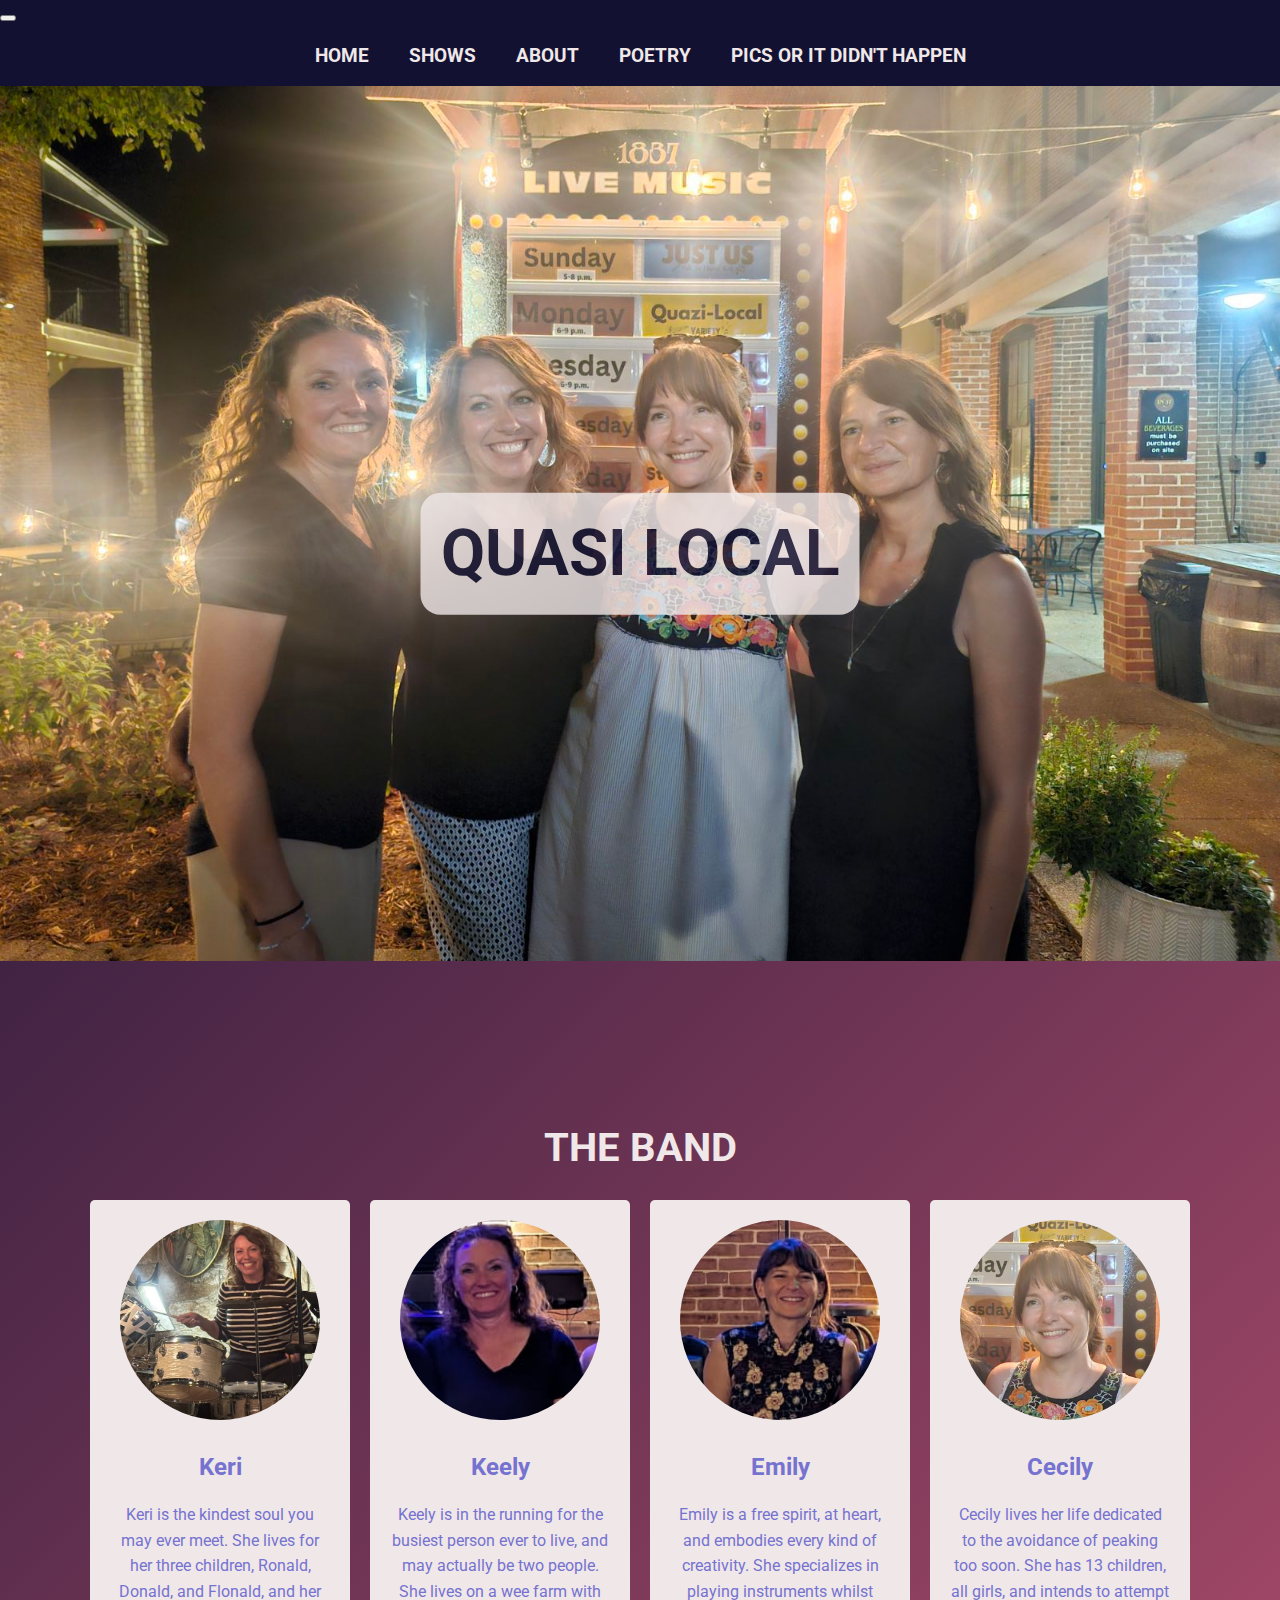
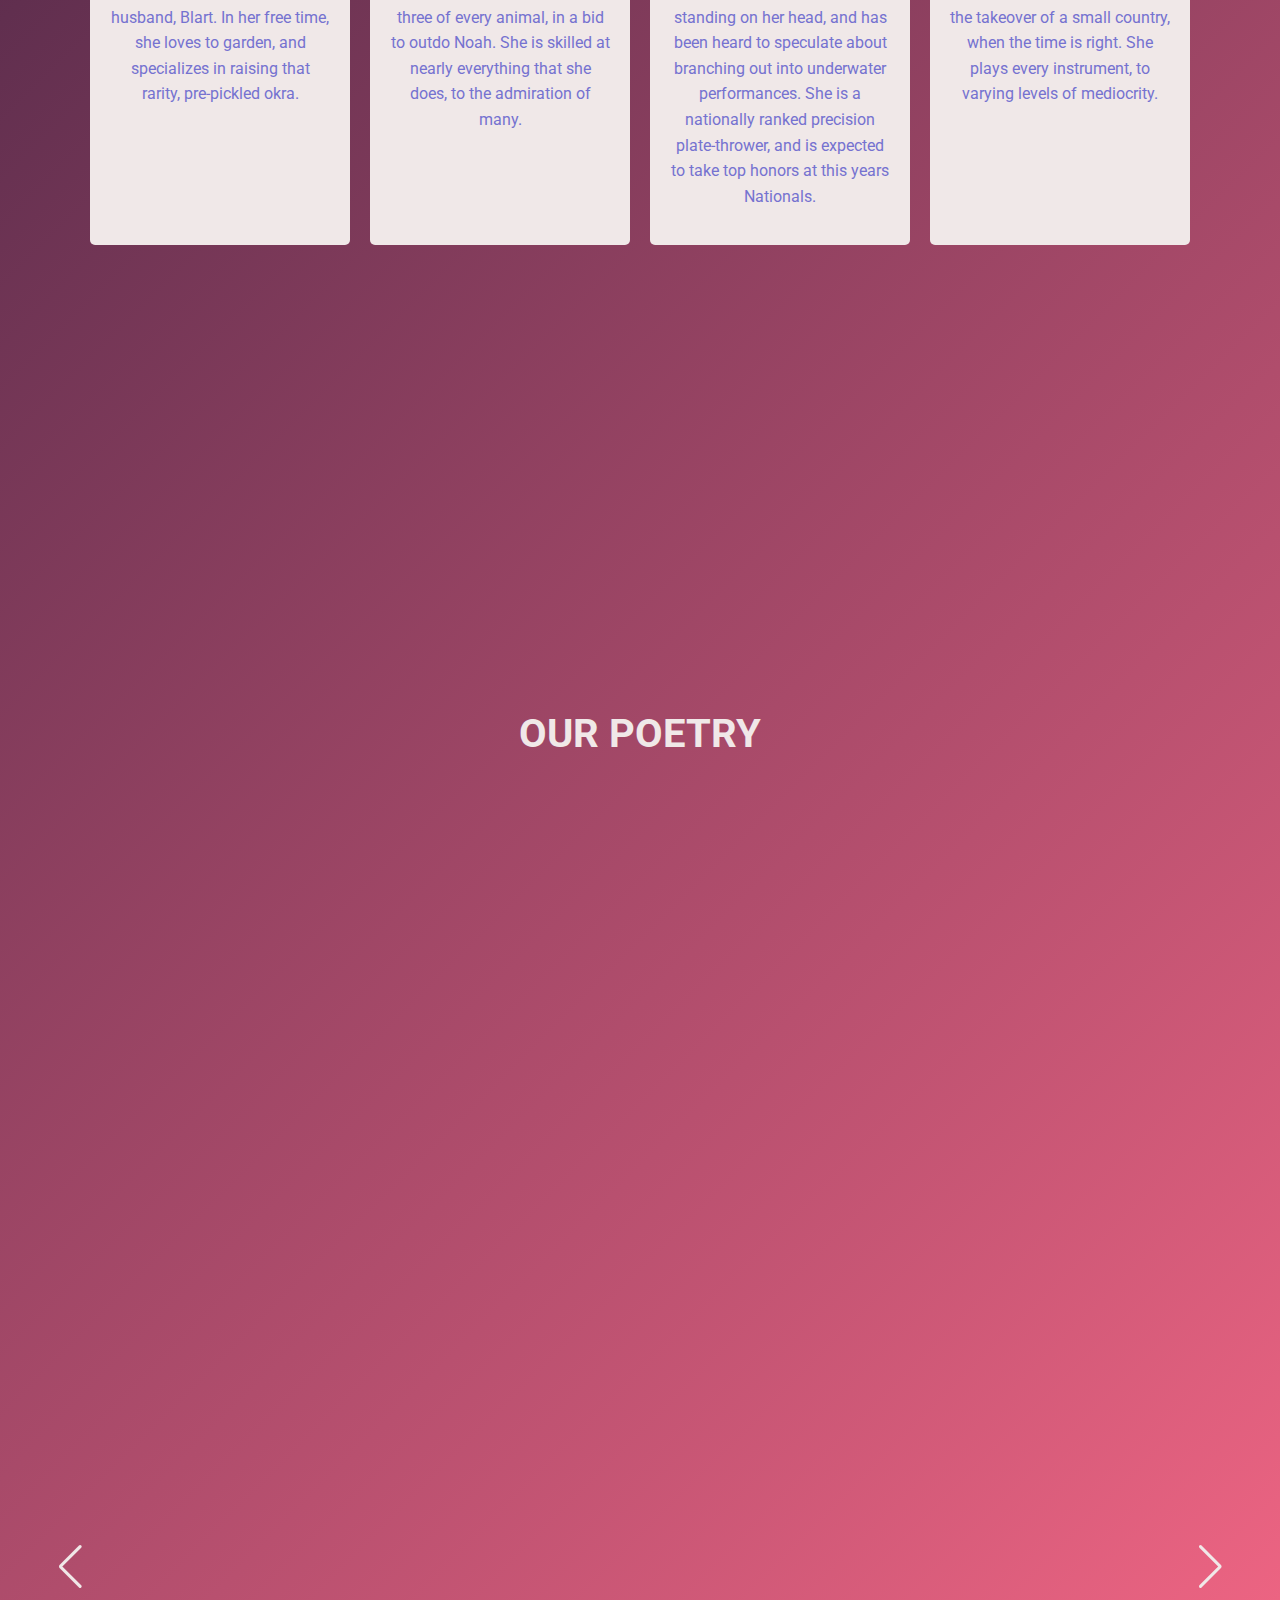
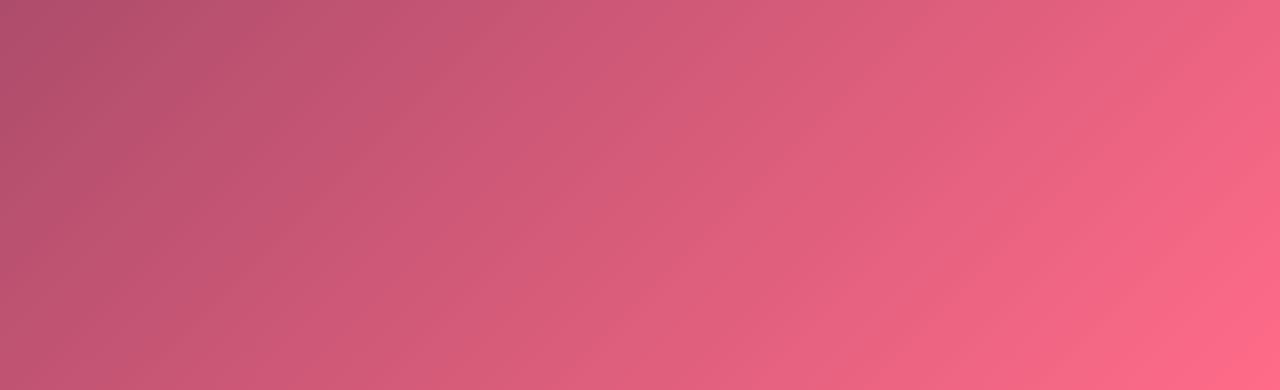
<file: index.html>
<!DOCTYPE html>
<html lang="en">
<head>
    <meta charset="UTF-8">
    <meta name="viewport" content="width=device-width, initial-scale=1.0">
    <title>Quasi Local - Official Site</title>
    <link href="https://fonts.googleapis.com/css2?family=Roboto:wght@400;700&display=swap" rel="stylesheet">
    <link rel="stylesheet" href="https://cdn.jsdelivr.net/npm/swiper@11/swiper-bundle.min.css">
    <link rel="stylesheet" href="style.css">
</head>
<body>
    <nav>
        <button class="hamburger" aria-label="Toggle navigation">
            <span></span>
            <span></span>
            <span></span>
        </button>
        <ul class="nav-menu">
            <li><a href="#header">Home</a></li>
            <li><a href="#upcoming-shows">Shows</a></li>
            <li><a href="#band">About</a></li>
            <!-- <li><a href="#guest-artists">Guest Artists</a></li> -->
            <li><a href="#our-poetry">Poetry</a></li>
            <li><a href="#gallery">Pics or it didn't happen</a></li>
        </ul>
    </nav>

    <section id="header">
        <div class="header-image">
            <!-- Header image will be added dynamically via JS -->
            <h1>Quasi Local</h1>
        </div>
    </section>

    <section id="upcoming-shows">
        <h2>Upcoming Shows</h2>
        <ul id="gigs-list">
            <!-- Gigs will be added dynamically via JS -->
        </ul>
    </section>

    <section id="band">
        <h2>The Band</h2>
        <div class="bio-container">
            <!-- Bios will be added dynamically via JS -->
        </div>
    </section>

    <!-- <section id="guest-artists">
        <h2>Guest Artists</h2>
        <div class="bio-container">-->
            <!-- Guest bios will be added dynamically via JS -->
       <!--  </div>
    </section>-->

    <section id="our-poetry">
        <h2>Our Poetry</h2>
        <div id="poems-container">
            <!-- Poems will be added dynamically via JS -->
        </div>
    </section>

    <section id="gallery">
        <!-- <h2>Gallery</h2> -->
        <div class="swiper gallery-swiper">
            <div class="swiper-wrapper">
                <!-- Slides will be added dynamically via JS -->
            </div>
            <div class="swiper-button-next"></div>
            <div class="swiper-button-prev"></div>
            <div class="swiper-pagination"></div>
        </div>
    </section>

    <script src="https://cdn.jsdelivr.net/npm/swiper@11/swiper-bundle.min.js"></script>
    <script src="script.js"></script>
</body>
</html>
</file>
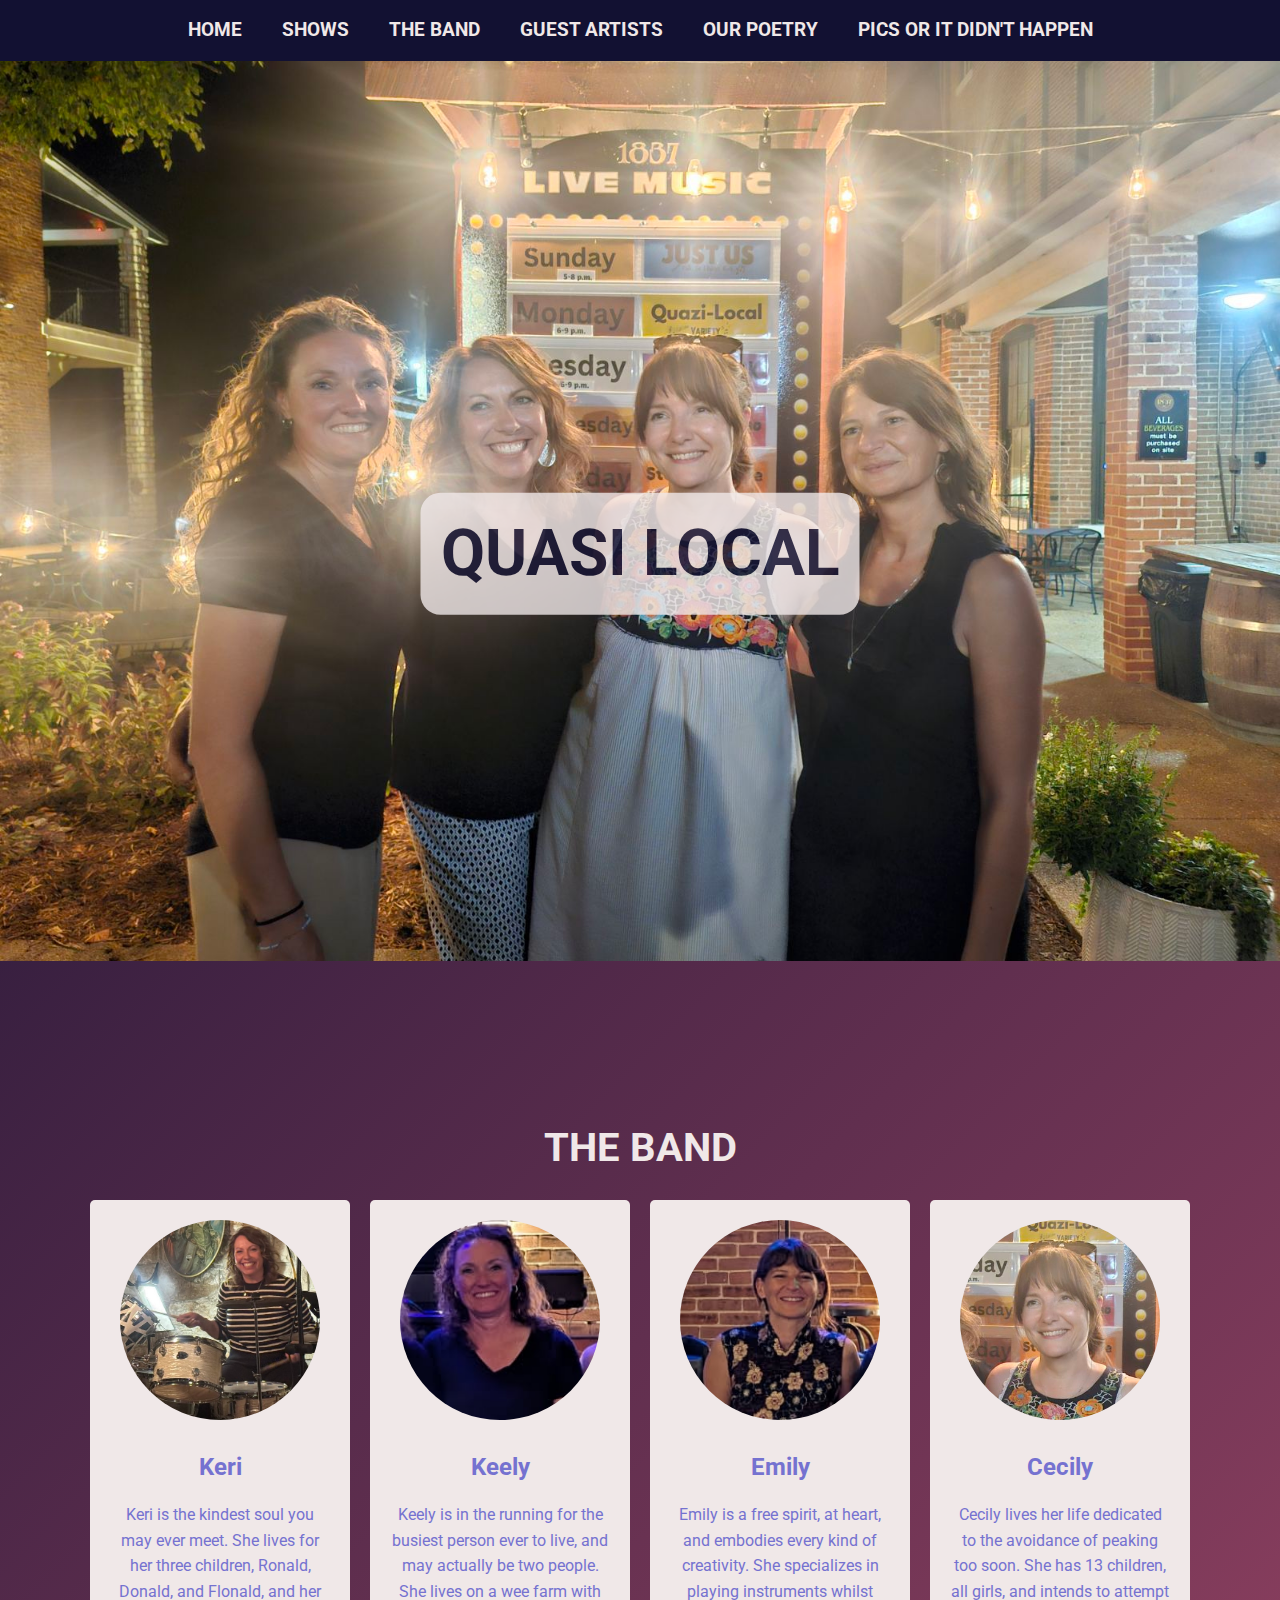
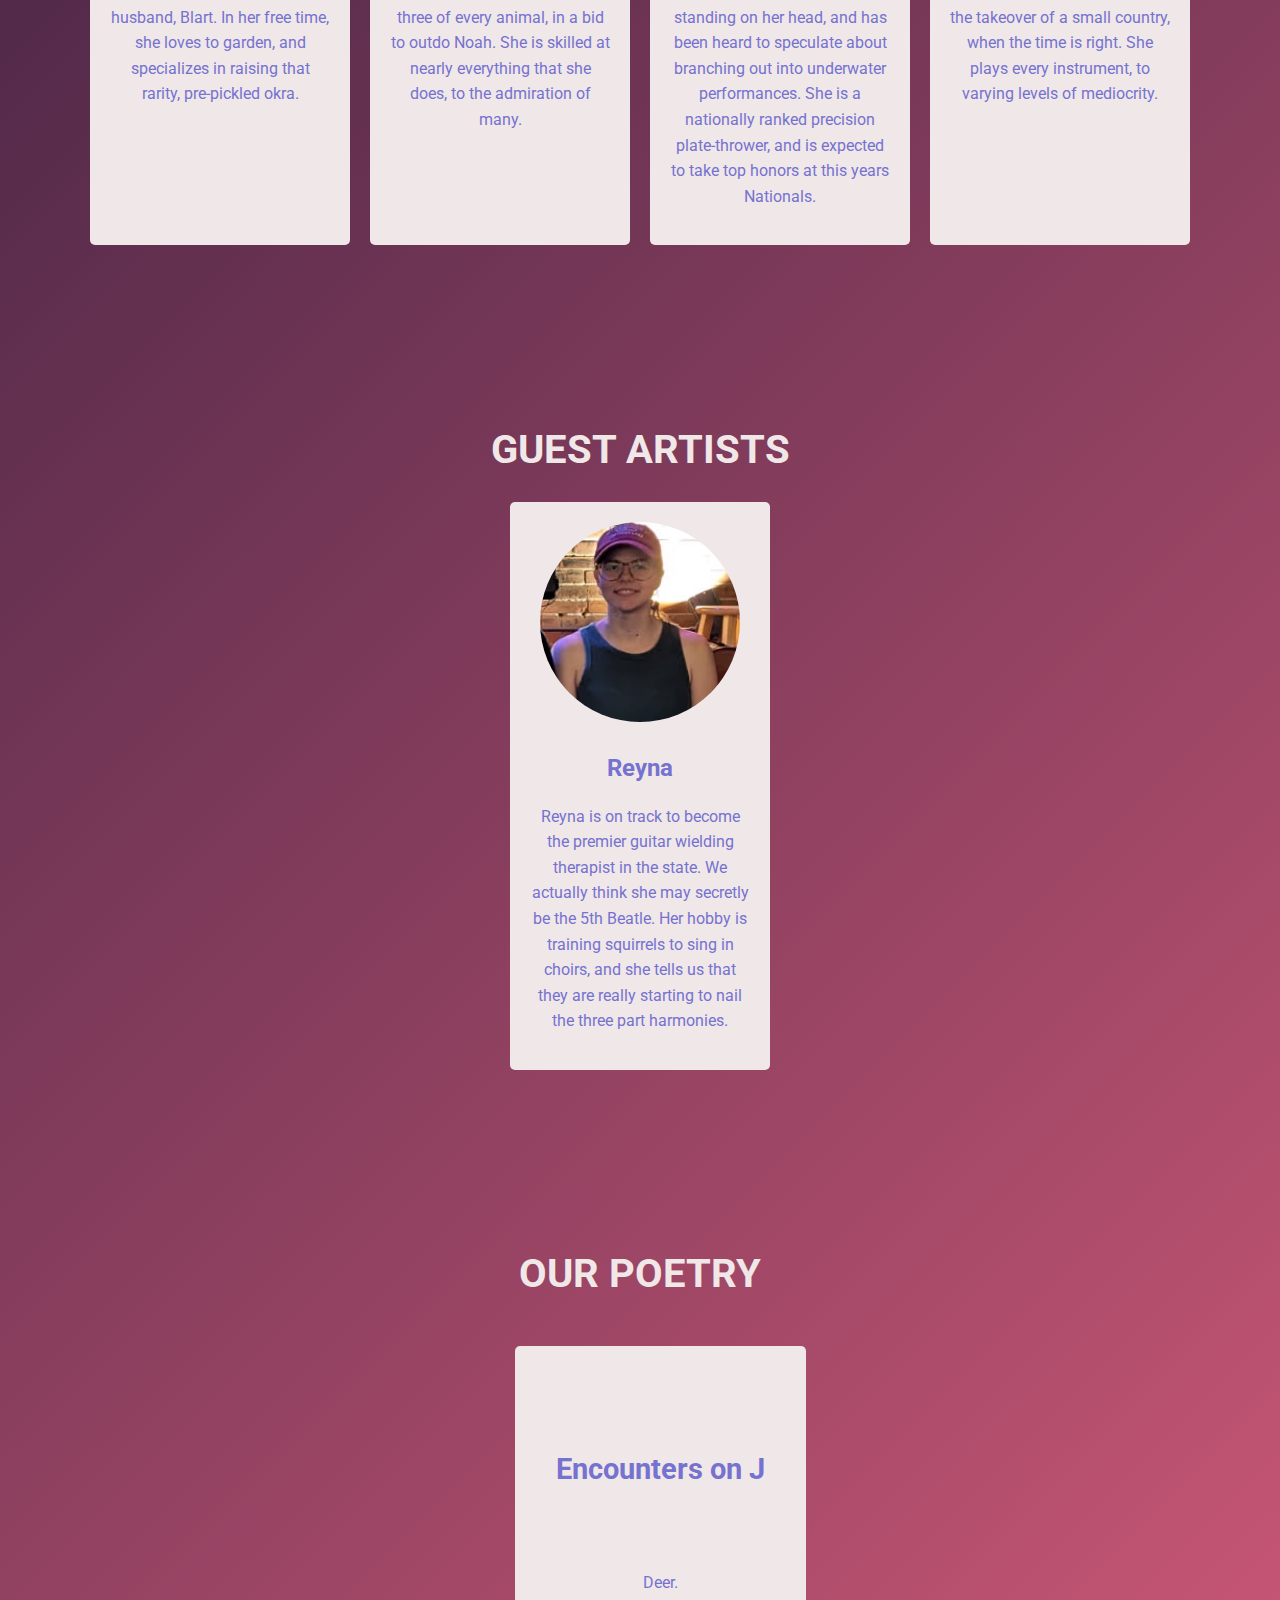
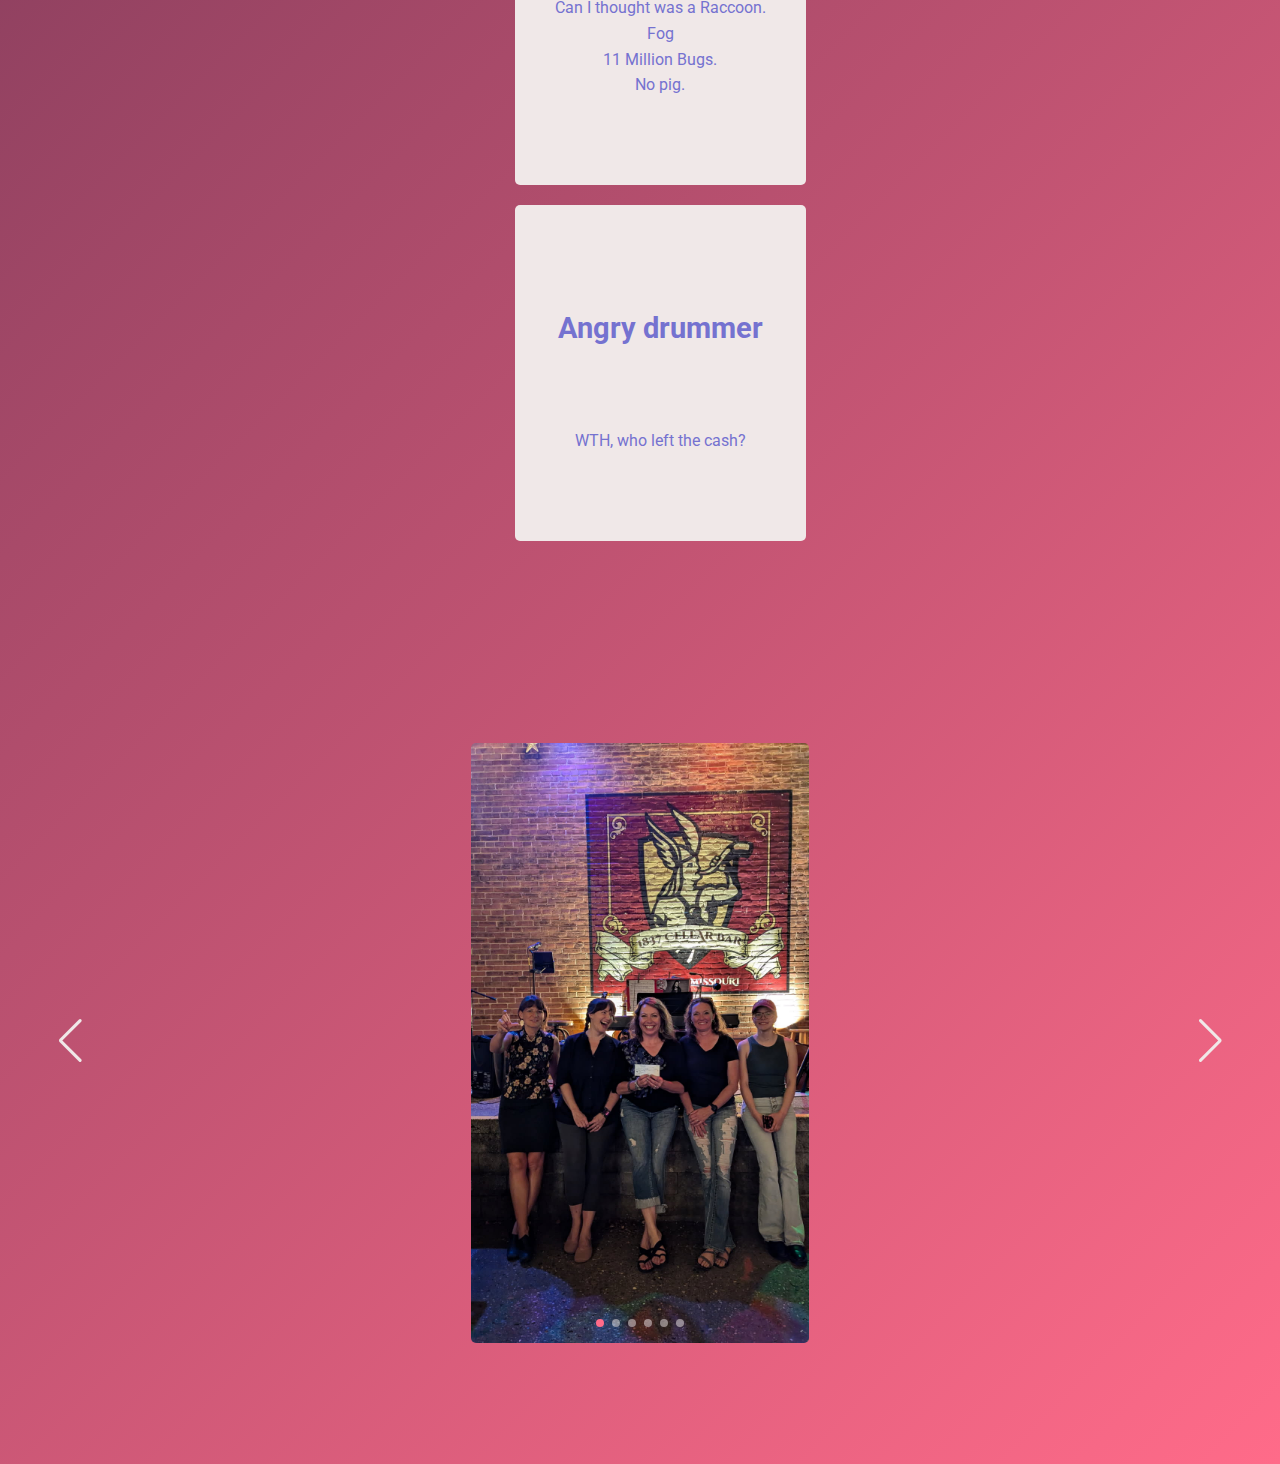
<file: quasi.html>
<!DOCTYPE html>
<html lang="en">
<head>
    <meta charset="UTF-8">
    <meta name="viewport" content="width=device-width, initial-scale=1.0">
    <title>Quasi Local - Official Site</title>
    <link href="https://fonts.googleapis.com/css2?family=Roboto:wght@400;700&display=swap" rel="stylesheet">
    <link rel="stylesheet" href="https://cdn.jsdelivr.net/npm/swiper@11/swiper-bundle.min.css">
    <link rel="stylesheet" href="style.css">
</head>
<body>
    <nav>
        <ul>
            <li><a href="#header">Home</a></li>
            <li><a href="#upcoming-shows">Shows</a></li>
            <li><a href="#band">The Band</a></li>
            <li><a href="#guest-artists">Guest Artists</a></li>
            <li><a href="#our-poetry">Our Poetry</a></li>
            <li><a href="#gallery">Pics or it didn't happen</a></li>
        </ul>
    </nav>

    <section id="header">
        <div class="header-image">
            <!-- Header image will be added dynamically via JS -->
            <h1>Quasi Local</h1>
        </div>
    </section>

    <section id="upcoming-shows">
        <h2>Upcoming Shows</h2>
        <ul id="gigs-list">
            <!-- Gigs will be added dynamically via JS -->
        </ul>
    </section>

    <section id="band">
        <h2>The Band</h2>
        <div class="bio-container">
            <!-- Bios will be added dynamically via JS -->
        </div>
    </section>

    <section id="guest-artists">
        <h2>Guest Artists</h2>
        <div class="bio-container">
            <!-- Guest bios will be added dynamically via JS -->
        </div>
    </section>

    <section id="our-poetry">
        <h2>Our Poetry</h2>
        <div id="poems-container">
            <!-- Poems will be added dynamically via JS -->
        </div>
    </section>

    <section id="gallery">
        <!-- <h2>Gallery</h2> -->
        <div class="swiper gallery-swiper">
            <div class="swiper-wrapper">
                <!-- Slides will be added dynamically via JS -->
            </div>
            <div class="swiper-button-next"></div>
            <div class="swiper-button-prev"></div>
            <div class="swiper-pagination"></div>
        </div>
    </section>

    <script src="https://cdn.jsdelivr.net/npm/swiper@11/swiper-bundle.min.js"></script>
    <script src="script.js"></script>
</body>
</html>
</file>
<file: style.css>
:root {
    --background-color: #F0E8E8; /* cream */
    --card-background: #F0E8E8; /* cream */
    --text-color:  #F0E8E8; /* cream */
    /*--text-color: #7572D0; /* Blue */
    /*--card-background: #F2B8AF; /* Peach */
    --card-text: #7572D0; /* Blue */
    --accent-color: #ff6b89; /* dark pink */
    /*#F4BFDC; /* light pink */
}

body {
    font-family: 'Roboto', sans-serif;
    margin: 0;
    padding: 0;
    background: linear-gradient(135deg, #121132 0%, #ff6b89 100%);
    color: var(--text-color);
    line-height: 1.6;
}

nav {
    background-color: #121132;
    position: fixed;
    width: 100%;
    top: 0;
    z-index: 1000;
}

nav ul {
    list-style: none;
    padding: 15px 0;
    margin: 0;
    display: flex;
    justify-content: center;
    align-items: center;
}

nav li {
    margin: 0 20px;
}

nav a {
    color: var(--text-color);
    text-decoration: none;
    font-size: 1.2rem;
    font-weight: 700;
    text-transform: uppercase;
    transition: color 0.3s;
}

nav a:hover {
    color: var(--accent-color);
}

section {
    padding: 61px 0;
    min-height: 80vh;
    display: flex;
    flex-direction: column;
    align-items: center;
    justify-content: center;
    text-align: center;
}

h1, h2 {
    font-weight: 700;
    text-transform: uppercase;
    margin-bottom: 20px;
}

h1 {
    font-size: 4rem;
    position: absolute;
    top: 50%;
    left: 50%;
    transform: translate(-50%, -50%);
    background: var(--background-color);
    padding: 10px 20px;
    border-radius: 20px;
    z-index: 10;
    color: #121132;
    opacity: .8;
}

h2 {
    font-size: 2.5rem;
}

.header-image {
    position: relative;
    width: 100%;
    height: 100vh;
    background-size: cover;
    background-position: center;
    display: flex;
    align-items: center;
    justify-content: center;
}

.header-image img {
    width: 100%;
    height: 100%;
    object-fit: cover;
    position: absolute;
    top: 0;
    left: 0;
}

#gigs-list {
    list-style: none;
    max-width: 800px; /* Increased for larger layout */
    width: 100%;
    padding: 0;
}

#gigs-list li {
    background: var(--card-background);
    color: var(--card-text);
    padding: 30px; /* Larger padding */
    margin: 20px 0; /* More spacing */
    border-radius: 10px; /* Softer corners */
    font-size: 1.4rem; /* Base font size larger */
    box-shadow: 0 4px 8px rgba(0, 0, 0, 0.2); /* Subtle shadow for depth */
}

#gigs-list .gig-date {
    font-size: 3rem; /* Much larger date */
    font-weight: 700;
    margin-bottom: 10px;
}

#gigs-list .gig-venue {
    font-size: 2rem; /* Large venue */
    font-weight: 600;
    margin-bottom: 10px;
}

#gigs-list .gig-address a {
    color: var(--accent-color);
    text-decoration: none;
    font-size: 1.2rem;
}

#gigs-list .gig-address a:hover {
    text-decoration: underline;
}

#gigs-list .gig-time, #gigs-list .gig-description {
    font-size: 1.2rem;
    margin-bottom: 10px;
}

.bio-container {
    display: flex;
    flex-wrap: wrap;
    justify-content: center;
    max-width: 1800px;
    width: 100%;
    gap: 20px;
}

.bio {
    background: var(--card-background);
    color: var(--card-text);
    padding: 20px;
    border-radius: 5px;
    width: 220px;
    text-align: center;
}

.bio img {
    width: 200px;
    height: 200px;
    border-radius: 50%;
    object-fit: cover;
    margin-bottom: 10px;
}

.bio h3 {
    font-size: 1.5rem;
    margin: 10px 0;
}

.poem {
    background: var(--card-background);
    color: var(--card-text);
    padding: 20px;
    margin: 20px 0;
    max-width: 600px;
    width: 100%;
    border-radius: 5px;
    white-space: pre-wrap;
}

.poem h3 {
    font-size: 1.8rem;
    margin-bottom: 10px;
}

/* Swiper Styles */
.gallery-swiper {
    width: 100%;
    max-width: 1200px;
    height: 600px;
    background: none;
}

.swiper-slide {
    display: flex;
    justify-content: center;
    align-items: center;
    height: 100%;
}

.swiper-slide img {
    max-width: 100%;
    max-height: 100%;
    object-fit: contain;
    border-radius: 5px;
    transition: transform 0.3s;
}

.swiper-slide img:hover {
    transform: scale(1.05);
}

.swiper-button-next,
.swiper-button-prev {
    color: var(--text-color);
    background: var(--header-overlay);
    border-radius: 5px;
    width: 40px;
    height: 40px;
}

.swiper-button-next:hover,
.swiper-button-prev:hover {
    background: var(--accent-color);
}

.swiper-pagination-bullet {
    background: var(--text-color);
    opacity: 0.5;
}

.swiper-pagination-bullet-active {
    background: var(--accent-color);
    opacity: 1;
}

.hidden {
    display: none;
}
</file>
